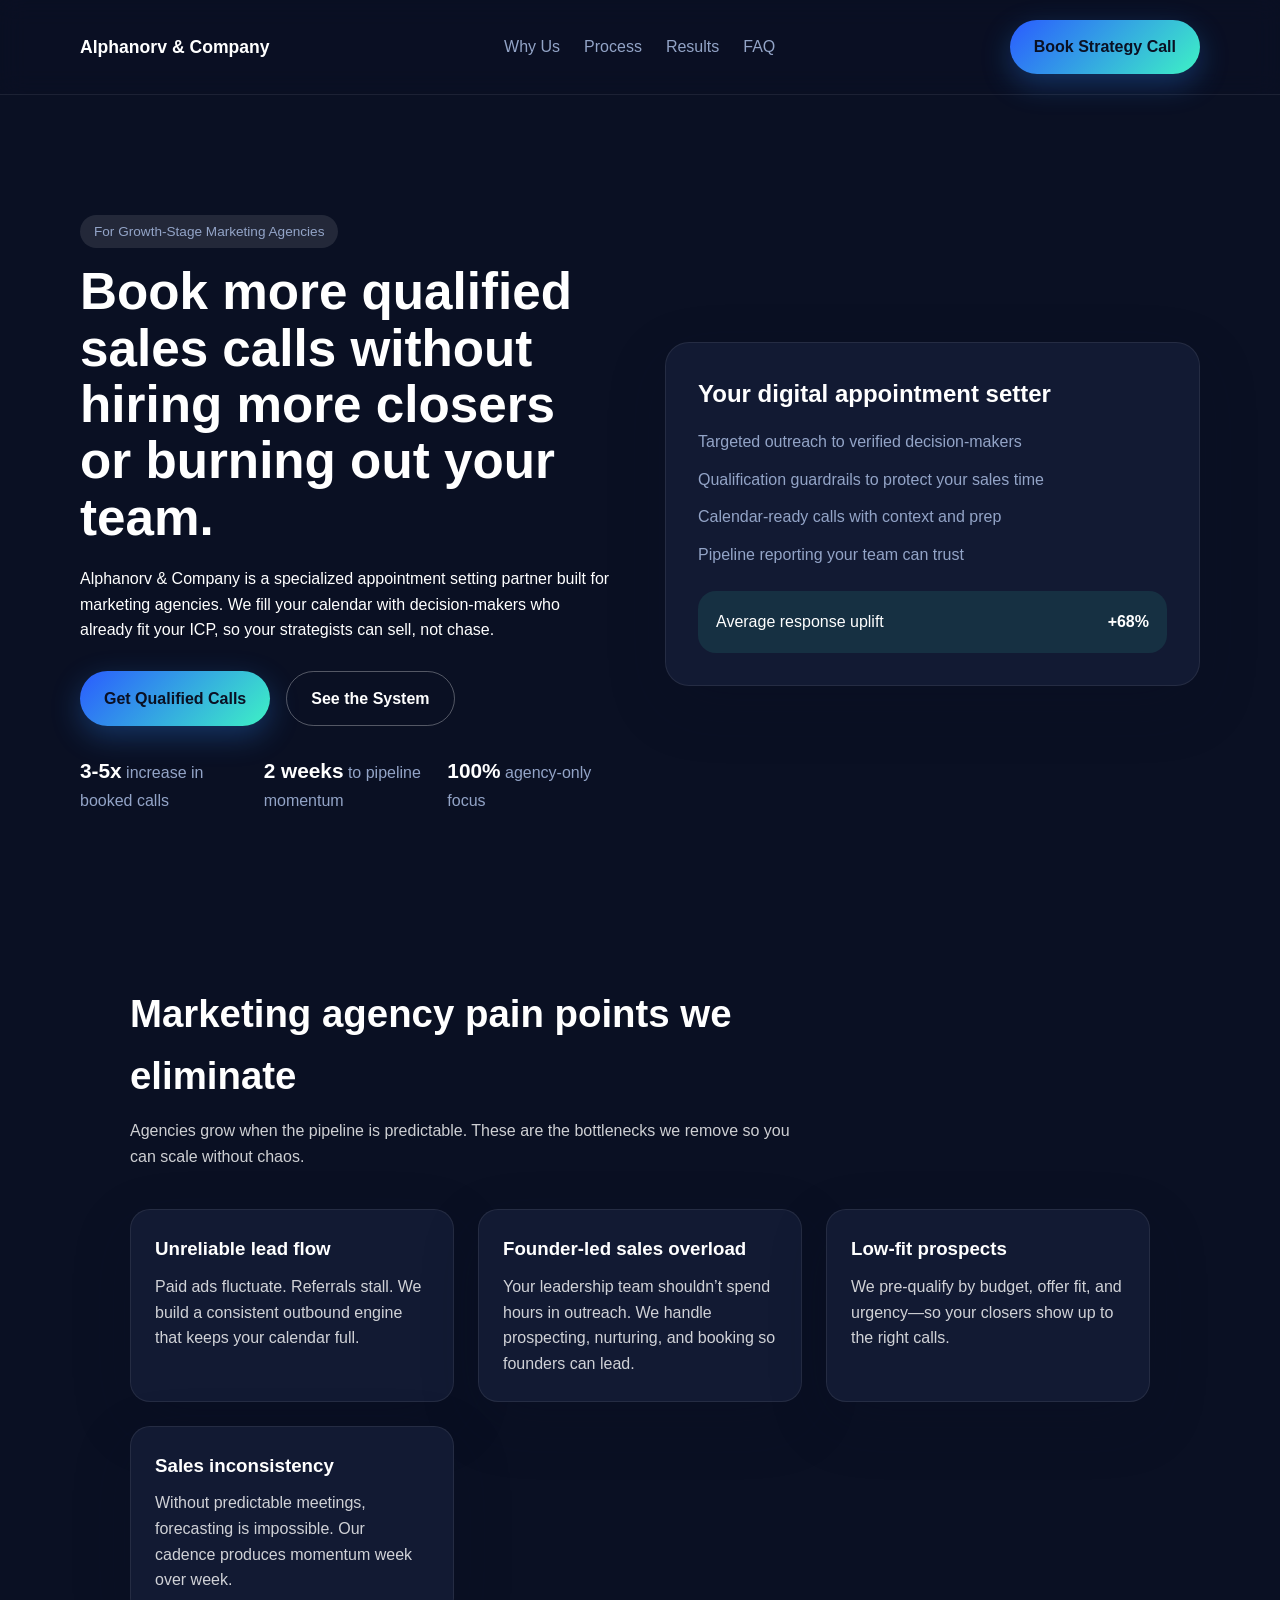
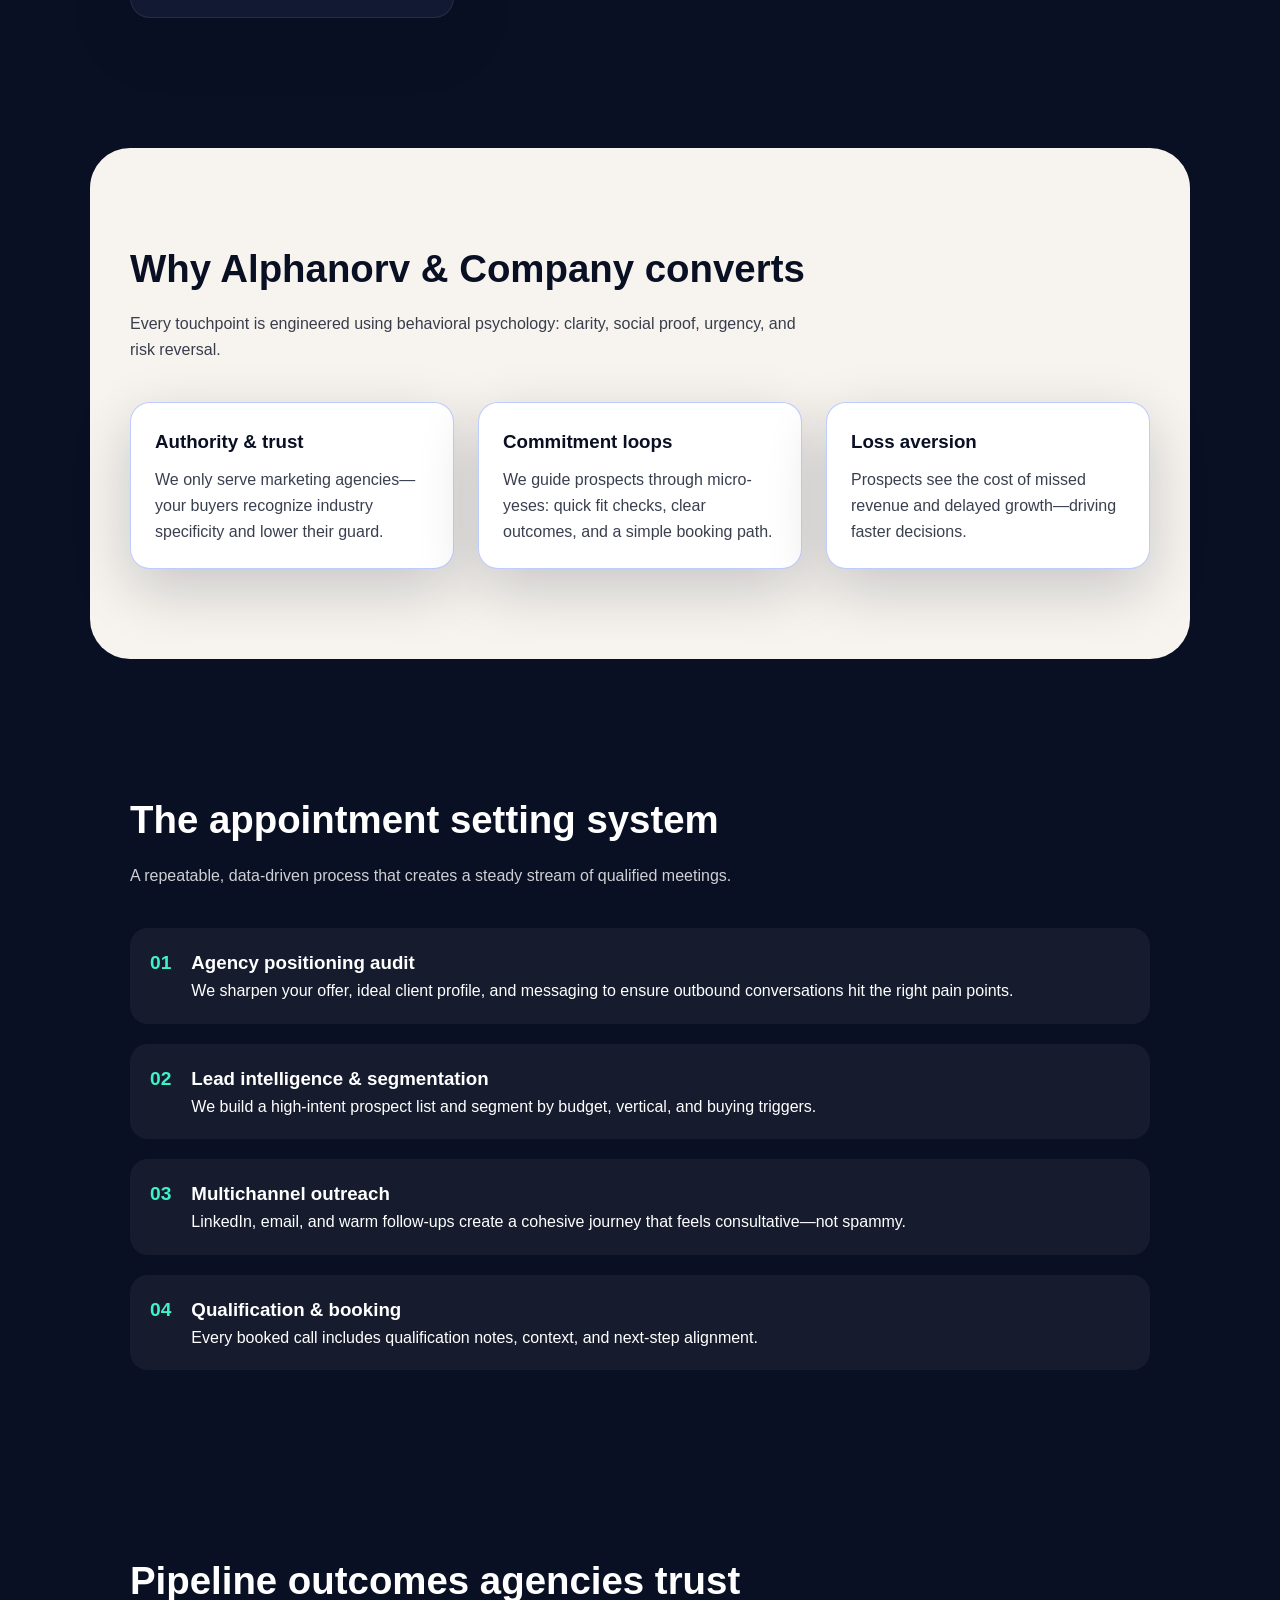
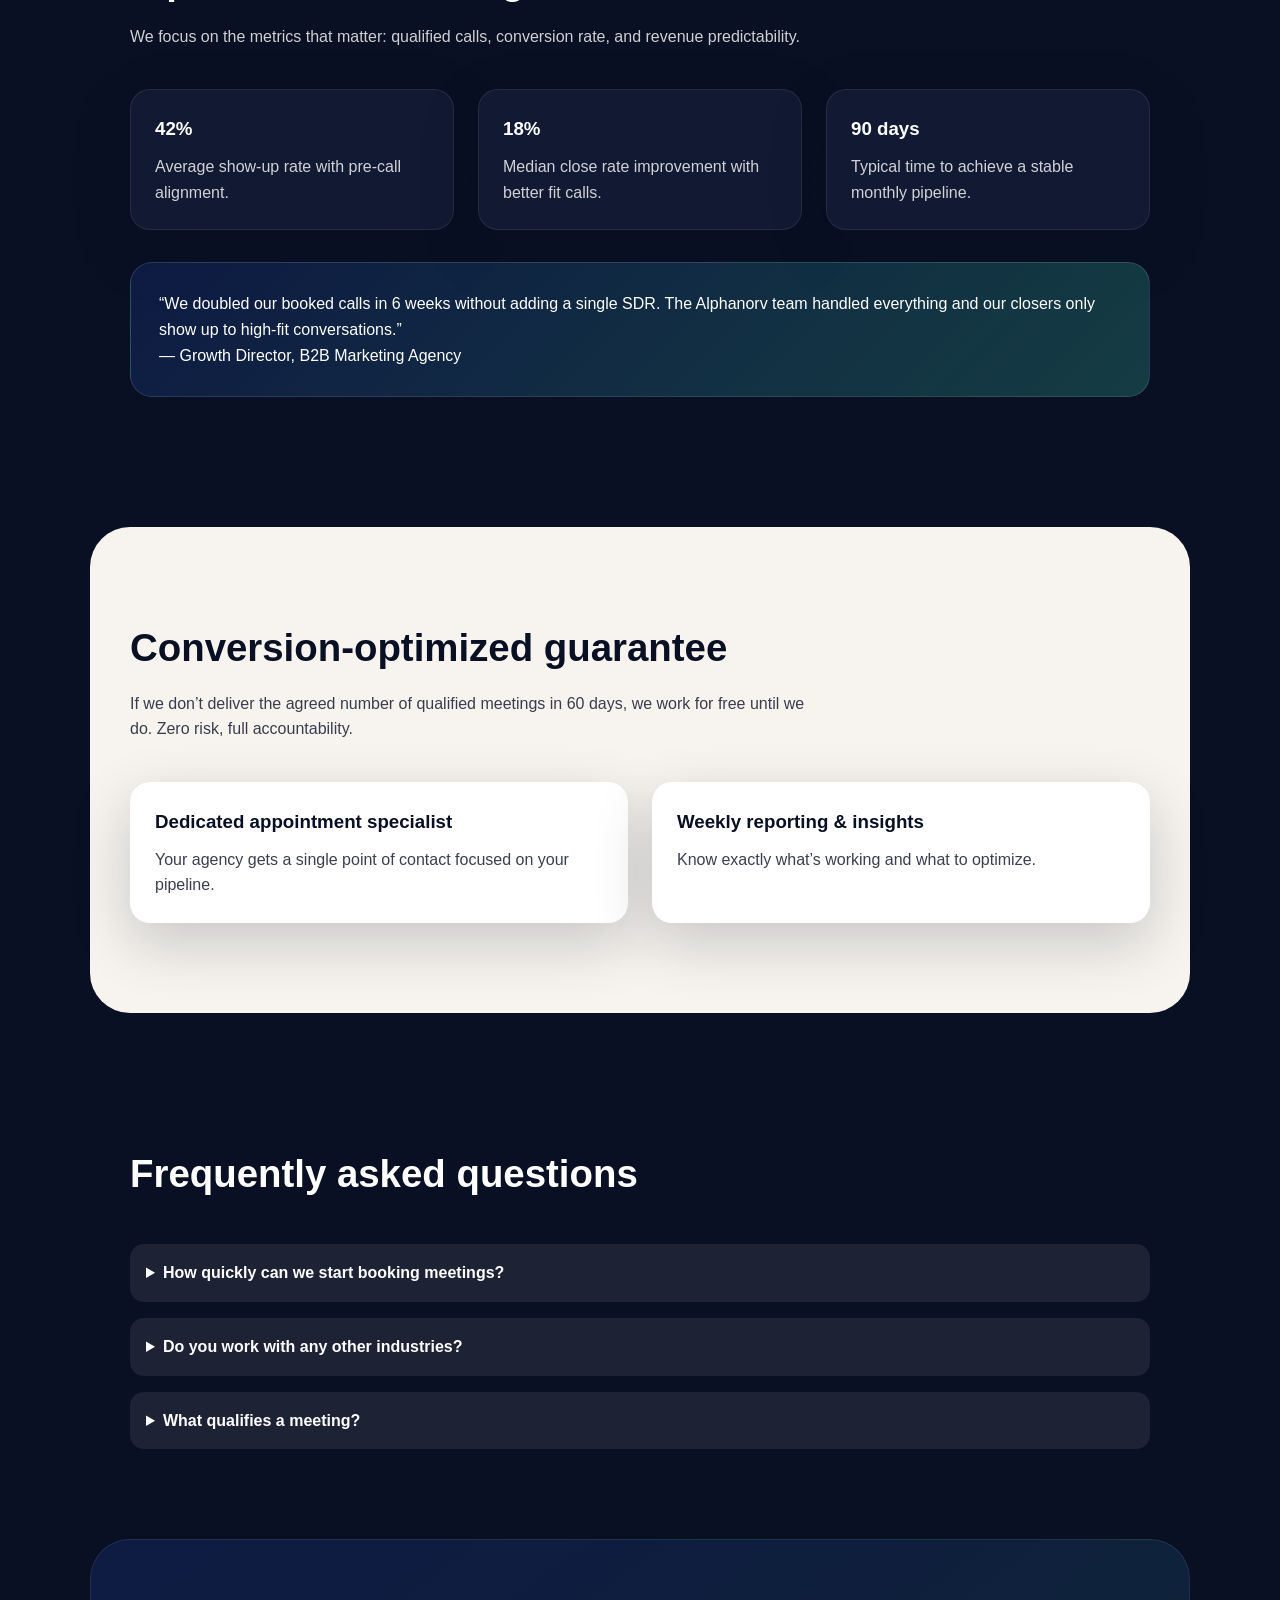
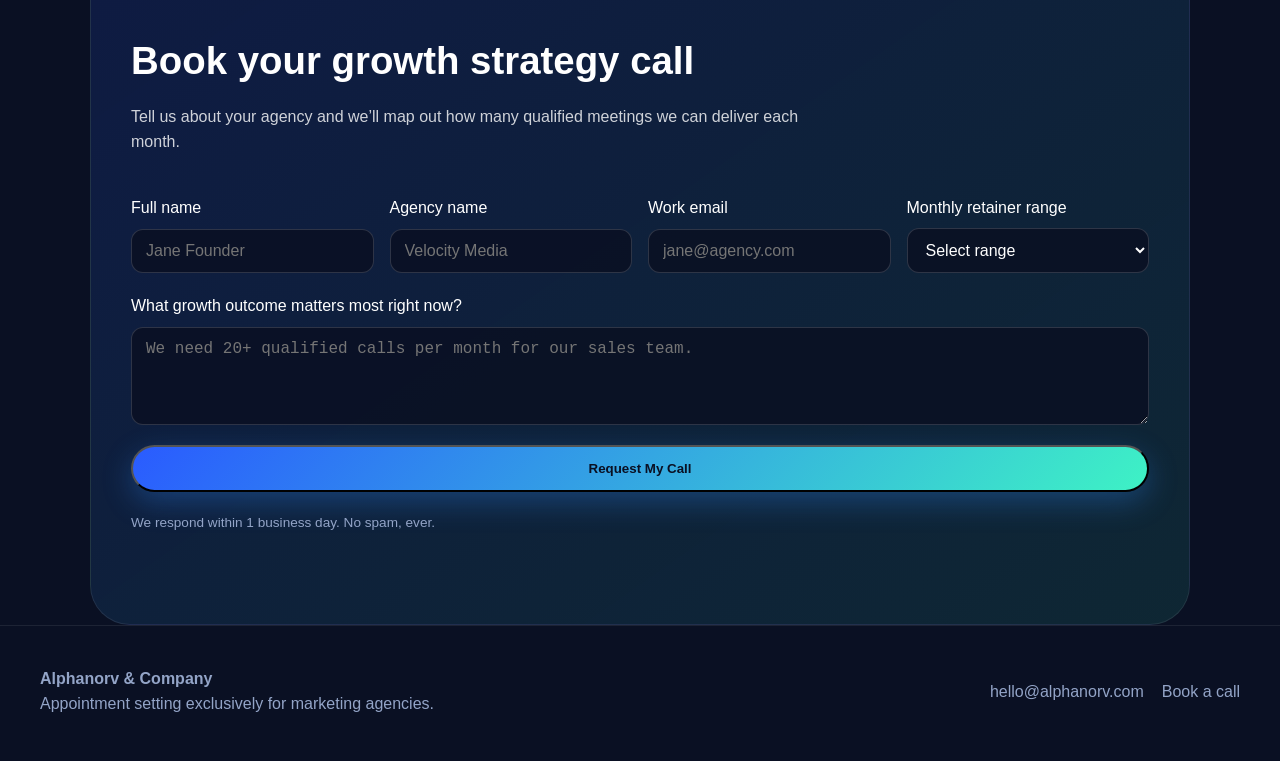
<file: docs/index.html>
<!DOCTYPE html>
<html lang="en">
  <head>
    <meta charset="UTF-8" />
    <meta name="viewport" content="width=device-width, initial-scale=1" />
    <title>Alphanorv & Company | Appointment Setting for Marketing Agencies</title>
    <meta
      name="description"
      content="Alphanorv & Company helps marketing agencies book qualified appointments consistently with a proven appointment setting system built for agency growth."
    />
    <meta
      name="keywords"
      content="appointment setting, marketing agency, lead generation, sales pipeline, booked calls"
    />
    <link rel="canonical" href="https://www.alphanorv.com/" />

    <meta property="og:title" content="Alphanorv & Company" />
    <meta
      property="og:description"
      content="Appointment setting built for marketing agencies. Fill your calendar with qualified decision-maker calls."
    />
    <meta property="og:type" content="website" />
    <meta property="og:url" content="https://www.alphanorv.com/" />
    <meta property="og:image" content="https://www.alphanorv.com/og-image.jpg" />
    <meta name="twitter:card" content="summary_large_image" />

    <link rel="stylesheet" href="styles.css" />

    <script type="application/ld+json">
      {
        "@context": "https://schema.org",
        "@type": "Organization",
        "name": "Alphanorv & Company",
        "url": "https://www.alphanorv.com/",
        "description": "Appointment setting services for marketing agencies.",
        "sameAs": [],
        "department": {
          "@type": "ProfessionalService",
          "name": "Appointment Setting for Marketing Agencies"
        }
      }
    </script>
  </head>
  <body>
    <header class="site-header">
      <nav class="nav">
        <div class="logo">Alphanorv &amp; Company</div>
        <div class="nav-links">
          <a href="#why">Why Us</a>
          <a href="#process">Process</a>
          <a href="#proof">Results</a>
          <a href="#faq">FAQ</a>
        </div>
        <a class="cta-button" href="#contact">Book Strategy Call</a>
      </nav>
    </header>

    <main>
      <section class="hero">
        <div class="hero-content">
          <span class="tag">For Growth-Stage Marketing Agencies</span>
          <h1>
            Book more qualified sales calls without hiring more closers or burning out your
            team.
          </h1>
          <p>
            Alphanorv &amp; Company is a specialized appointment setting partner built for
            marketing agencies. We fill your calendar with decision-makers who already fit
            your ICP, so your strategists can sell, not chase.
          </p>
          <div class="hero-actions">
            <a class="cta-button" href="#contact">Get Qualified Calls</a>
            <a class="ghost-button" href="#process">See the System</a>
          </div>
          <div class="hero-metrics">
            <div>
              <strong>3-5x</strong>
              <span>increase in booked calls</span>
            </div>
            <div>
              <strong>2 weeks</strong>
              <span>to pipeline momentum</span>
            </div>
            <div>
              <strong>100%</strong>
              <span>agency-only focus</span>
            </div>
          </div>
        </div>
        <div class="hero-card">
          <h2>Your digital appointment setter</h2>
          <ul>
            <li>Targeted outreach to verified decision-makers</li>
            <li>Qualification guardrails to protect your sales time</li>
            <li>Calendar-ready calls with context and prep</li>
            <li>Pipeline reporting your team can trust</li>
          </ul>
          <div class="hero-card-highlight">
            <span>Average response uplift</span>
            <strong>+68%</strong>
          </div>
        </div>
      </section>

      <section id="why" class="section">
        <div class="section-header">
          <h2>Marketing agency pain points we eliminate</h2>
          <p>
            Agencies grow when the pipeline is predictable. These are the bottlenecks we
            remove so you can scale without chaos.
          </p>
        </div>
        <div class="grid">
          <div class="card reveal">
            <h3>Unreliable lead flow</h3>
            <p>
              Paid ads fluctuate. Referrals stall. We build a consistent outbound engine that
              keeps your calendar full.
            </p>
          </div>
          <div class="card reveal">
            <h3>Founder-led sales overload</h3>
            <p>
              Your leadership team shouldn’t spend hours in outreach. We handle prospecting,
              nurturing, and booking so founders can lead.
            </p>
          </div>
          <div class="card reveal">
            <h3>Low-fit prospects</h3>
            <p>
              We pre-qualify by budget, offer fit, and urgency—so your closers show up to the
              right calls.
            </p>
          </div>
          <div class="card reveal">
            <h3>Sales inconsistency</h3>
            <p>
              Without predictable meetings, forecasting is impossible. Our cadence produces
              momentum week over week.
            </p>
          </div>
        </div>
      </section>

      <section class="section light">
        <div class="section-header">
          <h2>Why Alphanorv &amp; Company converts</h2>
          <p>
            Every touchpoint is engineered using behavioral psychology: clarity, social proof,
            urgency, and risk reversal.
          </p>
        </div>
        <div class="grid three">
          <div class="card highlight reveal">
            <h3>Authority &amp; trust</h3>
            <p>
              We only serve marketing agencies—your buyers recognize industry specificity and
              lower their guard.
            </p>
          </div>
          <div class="card highlight reveal">
            <h3>Commitment loops</h3>
            <p>
              We guide prospects through micro-yeses: quick fit checks, clear outcomes, and a
              simple booking path.
            </p>
          </div>
          <div class="card highlight reveal">
            <h3>Loss aversion</h3>
            <p>
              Prospects see the cost of missed revenue and delayed growth—driving faster
              decisions.
            </p>
          </div>
        </div>
      </section>

      <section id="process" class="section">
        <div class="section-header">
          <h2>The appointment setting system</h2>
          <p>
            A repeatable, data-driven process that creates a steady stream of qualified
            meetings.
          </p>
        </div>
        <div class="timeline">
          <div class="timeline-step reveal">
            <span>01</span>
            <div>
              <h3>Agency positioning audit</h3>
              <p>
                We sharpen your offer, ideal client profile, and messaging to ensure outbound
                conversations hit the right pain points.
              </p>
            </div>
          </div>
          <div class="timeline-step reveal">
            <span>02</span>
            <div>
              <h3>Lead intelligence &amp; segmentation</h3>
              <p>
                We build a high-intent prospect list and segment by budget, vertical, and
                buying triggers.
              </p>
            </div>
          </div>
          <div class="timeline-step reveal">
            <span>03</span>
            <div>
              <h3>Multichannel outreach</h3>
              <p>
                LinkedIn, email, and warm follow-ups create a cohesive journey that feels
                consultative—not spammy.
              </p>
            </div>
          </div>
          <div class="timeline-step reveal">
            <span>04</span>
            <div>
              <h3>Qualification &amp; booking</h3>
              <p>
                Every booked call includes qualification notes, context, and next-step
                alignment.
              </p>
            </div>
          </div>
        </div>
      </section>

      <section id="proof" class="section">
        <div class="section-header">
          <h2>Pipeline outcomes agencies trust</h2>
          <p>
            We focus on the metrics that matter: qualified calls, conversion rate, and revenue
            predictability.
          </p>
        </div>
        <div class="grid">
          <div class="stat-card reveal">
            <h3>42%</h3>
            <p>Average show-up rate with pre-call alignment.</p>
          </div>
          <div class="stat-card reveal">
            <h3>18%</h3>
            <p>Median close rate improvement with better fit calls.</p>
          </div>
          <div class="stat-card reveal">
            <h3>90 days</h3>
            <p>Typical time to achieve a stable monthly pipeline.</p>
          </div>
        </div>
        <div class="testimonial reveal">
          <p>
            “We doubled our booked calls in 6 weeks without adding a single SDR. The Alphanorv
            team handled everything and our closers only show up to high-fit conversations.”
          </p>
          <span>— Growth Director, B2B Marketing Agency</span>
        </div>
      </section>

      <section class="section light">
        <div class="section-header">
          <h2>Conversion-optimized guarantee</h2>
          <p>
            If we don’t deliver the agreed number of qualified meetings in 60 days, we work
            for free until we do. Zero risk, full accountability.
          </p>
        </div>
        <div class="grid two">
          <div class="card reveal">
            <h3>Dedicated appointment specialist</h3>
            <p>Your agency gets a single point of contact focused on your pipeline.</p>
          </div>
          <div class="card reveal">
            <h3>Weekly reporting &amp; insights</h3>
            <p>Know exactly what’s working and what to optimize.</p>
          </div>
        </div>
      </section>

      <section id="faq" class="section">
        <div class="section-header">
          <h2>Frequently asked questions</h2>
        </div>
        <div class="faq">
          <details class="reveal">
            <summary>How quickly can we start booking meetings?</summary>
            <p>
              Most agencies begin seeing booked calls within the first 2-3 weeks after
              onboarding and messaging alignment.
            </p>
          </details>
          <details class="reveal">
            <summary>Do you work with any other industries?</summary>
            <p>
              No. Alphanorv &amp; Company is 100% focused on marketing agencies to maximize
              specialization and results.
            </p>
          </details>
          <details class="reveal">
            <summary>What qualifies a meeting?</summary>
            <p>
              Budget fit, service need, decision-maker presence, and timeline alignment—all
              verified before booking.
            </p>
          </details>
        </div>
      </section>

      <section id="contact" class="section contact">
        <div class="section-header">
          <h2>Book your growth strategy call</h2>
          <p>
            Tell us about your agency and we’ll map out how many qualified meetings we can
            deliver each month.
          </p>
        </div>
        <form class="contact-form" action="https://example.com/" method="post">
          <div class="form-grid">
            <label>
              Full name
              <input type="text" name="name" placeholder="Jane Founder" required />
            </label>
            <label>
              Agency name
              <input type="text" name="agency" placeholder="Velocity Media" required />
            </label>
            <label>
              Work email
              <input type="email" name="email" placeholder="jane@agency.com" required />
            </label>
            <label>
              Monthly retainer range
              <select name="retainer" required>
                <option value="">Select range</option>
                <option value="<10k">Below $10k</option>
                <option value="10-25k">$10k–$25k</option>
                <option value="25-50k">$25k–$50k</option>
                <option value=">50k">$50k+</option>
              </select>
            </label>
          </div>
          <label>
            What growth outcome matters most right now?
            <textarea
              name="goals"
              rows="4"
              placeholder="We need 20+ qualified calls per month for our sales team."
              required
            ></textarea>
          </label>
          <button class="cta-button" type="submit">Request My Call</button>
          <p class="form-note">We respond within 1 business day. No spam, ever.</p>
        </form>
      </section>
    </main>

    <footer class="footer">
      <div>
        <strong>Alphanorv &amp; Company</strong>
        <p>Appointment setting exclusively for marketing agencies.</p>
      </div>
      <div class="footer-links">
        <a href="mailto:hello@alphanorv.com">hello@alphanorv.com</a>
        <a href="#contact">Book a call</a>
      </div>
    </footer>

    <script src="script.js"></script>
  </body>
</html>
</file>
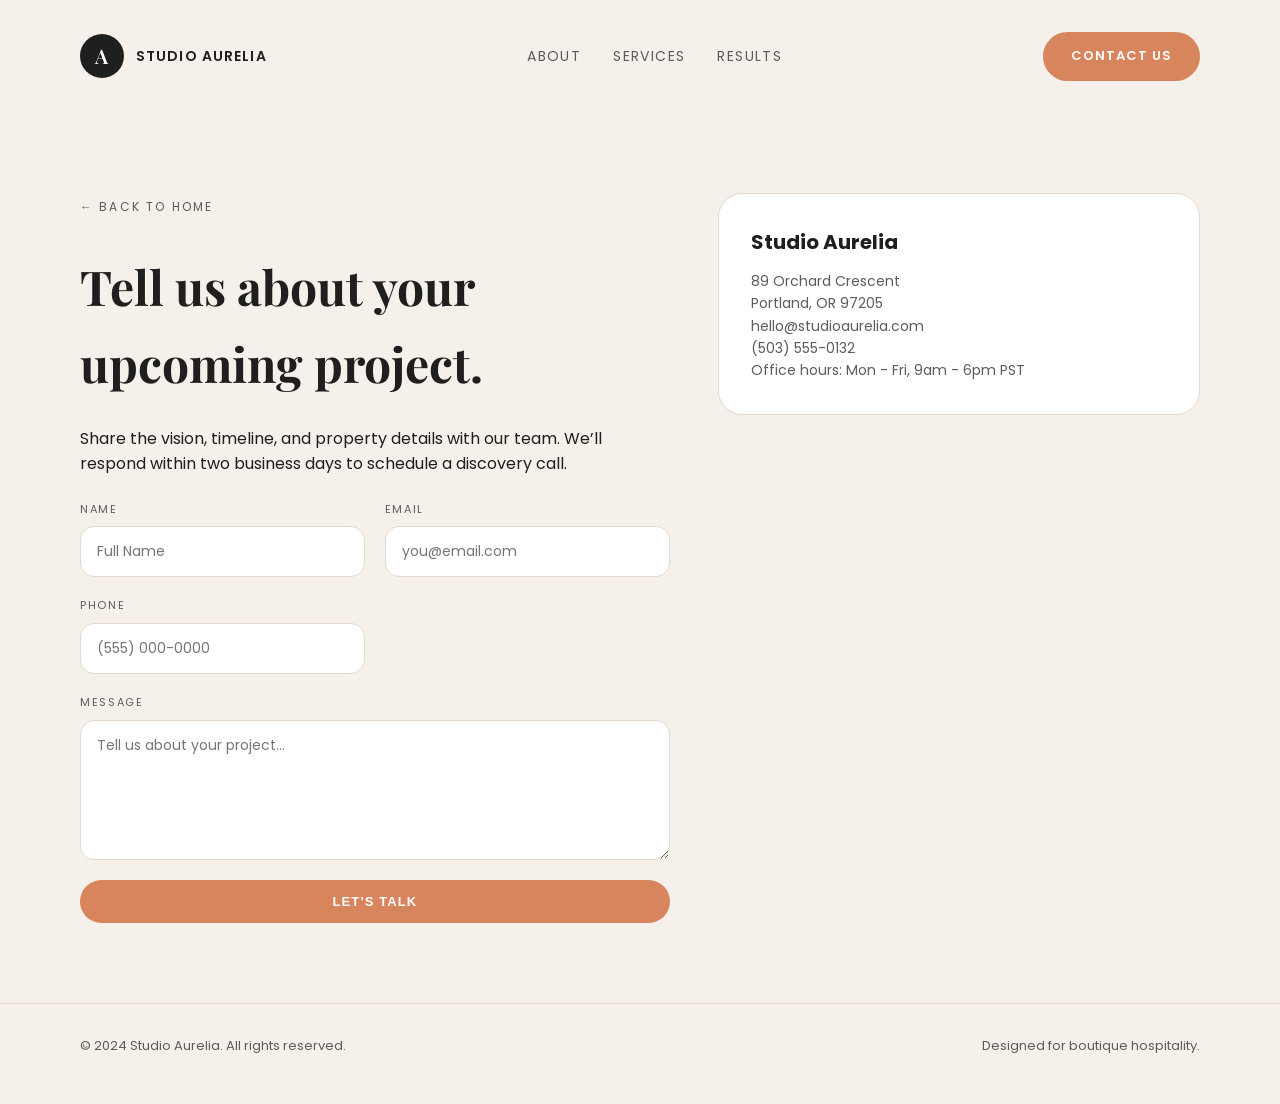
<file: contact.html>
<!DOCTYPE html>
<html lang="en">
<head>
  <meta charset="UTF-8" />
  <meta name="viewport" content="width=device-width, initial-scale=1.0" />
  <title>Contact Us | Studio Aurelia</title>
  <link rel="preconnect" href="https://fonts.googleapis.com" />
  <link rel="preconnect" href="https://fonts.gstatic.com" crossorigin />
  <link
    href="https://fonts.googleapis.com/css2?family=Playfair+Display:wght@400;600&family=Poppins:wght@300;400;500;600&display=swap"
    rel="stylesheet"
  />
  <link rel="stylesheet" href="styles.css" />
</head>
<body>
  <header class="site-header">
    <div class="logo">
      <div class="logo-mark">A</div>
      Studio Aurelia
    </div>
    <nav class="nav-links">
      <a href="index.html#about">About</a>
      <a href="index.html#services">Services</a>
      <a href="index.html#results">Results</a>
    </nav>
    <a class="primary-button" href="contact.html">Contact Us</a>
  </header>

  <main class="contact-hero">
    <div>
      <a class="back-link" href="index.html">← Back to Home</a>
      <h1>Tell us about your upcoming project.</h1>
      <p>
        Share the vision, timeline, and property details with our team. We’ll respond within
        two business days to schedule a discovery call.
      </p>
      <div class="form-grid">
        <div class="form-field">
          <label for="name">Name</label>
          <input id="name" name="name" type="text" placeholder="Full Name" />
        </div>
        <div class="form-field">
          <label for="email">Email</label>
          <input id="email" name="email" type="email" placeholder="you@email.com" />
        </div>
        <div class="form-field">
          <label for="phone">Phone</label>
          <input id="phone" name="phone" type="tel" placeholder="(555) 000-0000" />
        </div>
        <div class="form-field form-span-2">
          <label for="message">Message</label>
          <textarea id="message" name="message" placeholder="Tell us about your project..."></textarea>
        </div>
        <div class="form-field form-span-2">
          <button class="primary-button" type="submit">LET’S TALK</button>
        </div>
      </div>
    </div>

    <aside class="contact-card">
      <h2>Studio Aurelia</h2>
      <p>
        89 Orchard Crescent<br />
        Portland, OR 97205
      </p>
      <p>
        hello@studioaurelia.com<br />
        (503) 555-0132
      </p>
      <p>Office hours: Mon - Fri, 9am - 6pm PST</p>
    </aside>
  </main>

  <footer class="site-footer">
    <span>© 2024 Studio Aurelia. All rights reserved.</span>
    <span>Designed for boutique hospitality.</span>
  </footer>
</body>
</html>
</file>
<file: docs/styles.css>
:root {
  --navy: #0a1023;
  --midnight: #121a33;
  --blue: #2a5bff;
  --sky: #5f8cff;
  --mint: #3ef2c5;
  --sand: #f7f4ef;
  --white: #ffffff;
  --slate: #93a4c7;
  --shadow: 0 20px 60px rgba(10, 16, 35, 0.2);
}

* {
  box-sizing: border-box;
  margin: 0;
  padding: 0;
}

body {
  font-family: "Inter", "Helvetica Neue", Arial, sans-serif;
  background: var(--navy);
  color: var(--white);
  line-height: 1.6;
}

a {
  color: inherit;
  text-decoration: none;
}

.site-header {
  position: sticky;
  top: 0;
  z-index: 10;
  backdrop-filter: blur(12px);
  background: rgba(10, 16, 35, 0.8);
  border-bottom: 1px solid rgba(255, 255, 255, 0.08);
}

.nav {
  max-width: 1200px;
  margin: 0 auto;
  padding: 20px 40px;
  display: flex;
  align-items: center;
  justify-content: space-between;
  gap: 24px;
}

.logo {
  font-weight: 600;
  font-size: 1.1rem;
}

.nav-links {
  display: flex;
  gap: 24px;
  color: var(--slate);
}

.nav-links a:hover {
  color: var(--white);
}

.cta-button,
.ghost-button {
  display: inline-flex;
  align-items: center;
  justify-content: center;
  padding: 14px 24px;
  border-radius: 999px;
  font-weight: 600;
  transition: transform 0.2s ease, box-shadow 0.2s ease;
}

.cta-button {
  background: linear-gradient(135deg, var(--blue), var(--mint));
  color: var(--navy);
  box-shadow: 0 10px 30px rgba(46, 138, 255, 0.3);
}

.cta-button:hover {
  transform: translateY(-2px);
  box-shadow: 0 18px 40px rgba(46, 138, 255, 0.45);
}

.ghost-button {
  border: 1px solid rgba(255, 255, 255, 0.3);
  color: var(--white);
}

.hero {
  max-width: 1200px;
  margin: 0 auto;
  padding: 120px 40px 80px;
  display: grid;
  grid-template-columns: repeat(auto-fit, minmax(280px, 1fr));
  gap: 50px;
  align-items: center;
}

.hero-content h1 {
  font-size: clamp(2.4rem, 4vw, 3.8rem);
  margin-bottom: 20px;
  line-height: 1.1;
}

.tag {
  display: inline-flex;
  align-items: center;
  padding: 6px 14px;
  border-radius: 999px;
  background: rgba(255, 255, 255, 0.1);
  color: var(--slate);
  margin-bottom: 16px;
  font-size: 0.85rem;
}

.hero-actions {
  display: flex;
  gap: 16px;
  margin: 28px 0;
  flex-wrap: wrap;
}

.hero-metrics {
  display: grid;
  grid-template-columns: repeat(auto-fit, minmax(140px, 1fr));
  gap: 16px;
  color: var(--slate);
}

.hero-metrics strong {
  font-size: 1.3rem;
  color: var(--white);
}

.hero-card {
  background: var(--midnight);
  border-radius: 24px;
  padding: 32px;
  box-shadow: var(--shadow);
  border: 1px solid rgba(255, 255, 255, 0.08);
}

.hero-card ul {
  list-style: none;
  margin-top: 16px;
  display: grid;
  gap: 12px;
  color: var(--slate);
}

.hero-card-highlight {
  margin-top: 24px;
  padding: 18px;
  border-radius: 18px;
  background: rgba(62, 242, 197, 0.1);
  display: flex;
  align-items: center;
  justify-content: space-between;
}

.section {
  max-width: 1100px;
  margin: 0 auto;
  padding: 90px 40px;
}

.section.light {
  background: var(--sand);
  color: var(--navy);
  border-radius: 40px;
  margin: 40px auto;
}

.section-header {
  max-width: 680px;
  margin-bottom: 40px;
}

.section-header h2 {
  font-size: clamp(2rem, 3vw, 2.8rem);
  margin-bottom: 12px;
}

.section-header p {
  color: inherit;
  opacity: 0.8;
}

.grid {
  display: grid;
  gap: 24px;
  grid-template-columns: repeat(auto-fit, minmax(240px, 1fr));
}

.grid.three {
  grid-template-columns: repeat(auto-fit, minmax(220px, 1fr));
}

.grid.two {
  grid-template-columns: repeat(auto-fit, minmax(280px, 1fr));
}

.card,
.stat-card {
  background: var(--midnight);
  padding: 24px;
  border-radius: 20px;
  border: 1px solid rgba(255, 255, 255, 0.08);
  box-shadow: var(--shadow);
}

.section.light .card,
.section.light .stat-card {
  background: var(--white);
  color: var(--navy);
}

.card h3,
.stat-card h3 {
  margin-bottom: 10px;
}

.card p,
.stat-card p {
  color: inherit;
  opacity: 0.8;
}

.card.highlight {
  border: 1px solid rgba(42, 91, 255, 0.3);
}

.timeline {
  display: grid;
  gap: 20px;
}

.timeline-step {
  display: flex;
  gap: 20px;
  padding: 20px;
  border-radius: 18px;
  background: rgba(255, 255, 255, 0.05);
}

.section.light .timeline-step {
  background: rgba(10, 16, 35, 0.05);
}

.timeline-step span {
  font-weight: 700;
  font-size: 1.2rem;
  color: var(--mint);
}

.testimonial {
  margin-top: 32px;
  padding: 28px;
  border-radius: 22px;
  background: linear-gradient(135deg, rgba(42, 91, 255, 0.15), rgba(62, 242, 197, 0.2));
  border: 1px solid rgba(255, 255, 255, 0.12);
}

.section.light .testimonial {
  background: var(--white);
  border: 1px solid rgba(10, 16, 35, 0.1);
}

.faq {
  display: grid;
  gap: 16px;
}

.faq summary {
  cursor: pointer;
  font-weight: 600;
  padding: 16px;
  border-radius: 14px;
  background: rgba(255, 255, 255, 0.08);
}

.section.light .faq summary {
  background: rgba(10, 16, 35, 0.05);
}

.faq p {
  padding: 0 16px 16px;
  color: var(--slate);
}

.section.light .faq p {
  color: rgba(10, 16, 35, 0.7);
}

.contact {
  background: linear-gradient(145deg, rgba(42, 91, 255, 0.15), rgba(62, 242, 197, 0.1));
  border-radius: 40px;
  border: 1px solid rgba(255, 255, 255, 0.08);
}

.contact-form {
  display: grid;
  gap: 20px;
  margin-top: 32px;
}

.form-grid {
  display: grid;
  gap: 16px;
  grid-template-columns: repeat(auto-fit, minmax(220px, 1fr));
}

label {
  display: grid;
  gap: 8px;
  font-weight: 500;
  color: inherit;
}

input,
select,
textarea {
  padding: 12px 14px;
  border-radius: 12px;
  border: 1px solid rgba(255, 255, 255, 0.2);
  background: rgba(10, 16, 35, 0.2);
  color: var(--white);
  font-size: 1rem;
}

.section.light input,
.section.light select,
.section.light textarea,
.contact input,
.contact select,
.contact textarea {
  background: rgba(10, 16, 35, 0.85);
  border: 1px solid rgba(255, 255, 255, 0.15);
}

textarea {
  resize: vertical;
}

.form-note {
  font-size: 0.85rem;
  color: var(--slate);
}

.footer {
  padding: 40px;
  display: flex;
  justify-content: space-between;
  align-items: center;
  border-top: 1px solid rgba(255, 255, 255, 0.08);
  color: var(--slate);
}

.footer-links {
  display: flex;
  gap: 18px;
}

.reveal {
  opacity: 0;
  transform: translateY(20px);
  transition: opacity 0.6s ease, transform 0.6s ease;
}

.reveal.visible {
  opacity: 1;
  transform: translateY(0);
}

@media (max-width: 900px) {
  .nav {
    flex-direction: column;
  }

  .nav-links {
    flex-wrap: wrap;
    justify-content: center;
  }

  .footer {
    flex-direction: column;
    gap: 16px;
  }
}

@media (max-width: 600px) {
  .hero {
    padding-top: 80px;
  }

  .section {
    padding: 70px 24px;
  }
}

@media (prefers-reduced-motion: reduce) {
  * {
    scroll-behavior: auto !important;
    animation: none !important;
    transition: none !important;
  }
}
</file>
<file: styles.css>
:root {
  color-scheme: light;
  --bg: #f5f0ea;
  --text: #1f1f1f;
  --muted: #5c5c5c;
  --accent: #d8845d;
  --accent-dark: #b86b46;
  --card: #ffffff;
  --border: #e5d9ce;
}

* {
  box-sizing: border-box;
  margin: 0;
  padding: 0;
}

body {
  font-family: "Poppins", sans-serif;
  color: var(--text);
  background: var(--bg);
  line-height: 1.6;
}

img {
  max-width: 100%;
  display: block;
}

a {
  color: inherit;
  text-decoration: none;
}

.site-header {
  padding: 32px 80px;
  display: flex;
  align-items: center;
  justify-content: space-between;
  position: sticky;
  top: 0;
  background: rgba(245, 240, 234, 0.95);
  backdrop-filter: blur(6px);
  z-index: 10;
}

.logo {
  display: flex;
  align-items: center;
  gap: 12px;
  font-weight: 600;
  letter-spacing: 0.08em;
  text-transform: uppercase;
  font-size: 14px;
}

.logo-mark {
  width: 44px;
  height: 44px;
  border-radius: 50%;
  background: var(--text);
  color: #fff;
  font-family: "Playfair Display", serif;
  display: grid;
  place-items: center;
  font-size: 20px;
}

.nav-links {
  display: flex;
  gap: 32px;
  font-size: 14px;
  text-transform: uppercase;
  letter-spacing: 0.1em;
}

.nav-links a {
  color: var(--muted);
}

.nav-links a:hover {
  color: var(--text);
}

.primary-button {
  display: inline-flex;
  align-items: center;
  justify-content: center;
  gap: 8px;
  padding: 14px 28px;
  background: var(--accent);
  color: #fff;
  font-weight: 600;
  border-radius: 999px;
  border: none;
  cursor: pointer;
  letter-spacing: 0.08em;
  text-transform: uppercase;
  font-size: 13px;
}

.primary-button:hover {
  background: var(--accent-dark);
}

.secondary-button {
  display: inline-flex;
  align-items: center;
  justify-content: center;
  gap: 8px;
  padding: 12px 24px;
  border: 1px solid var(--border);
  border-radius: 999px;
  font-weight: 600;
  font-size: 12px;
  text-transform: uppercase;
  letter-spacing: 0.08em;
  background: transparent;
  cursor: pointer;
}

.hero {
  display: grid;
  grid-template-columns: repeat(2, minmax(0, 1fr));
  gap: 60px;
  padding: 80px;
  align-items: center;
}

.hero-text h1 {
  font-family: "Playfair Display", serif;
  font-size: 56px;
  line-height: 1.1;
  margin-bottom: 24px;
}

.hero-text p {
  font-size: 18px;
  color: var(--muted);
  margin-bottom: 32px;
}

.hero-actions {
  display: flex;
  gap: 16px;
  flex-wrap: wrap;
}

.hero-card {
  background: var(--card);
  padding: 32px;
  border-radius: 24px;
  box-shadow: 0 24px 60px rgba(31, 31, 31, 0.12);
}

.hero-card img {
  border-radius: 18px;
  margin-bottom: 24px;
}

.hero-card h3 {
  font-family: "Playfair Display", serif;
  font-size: 26px;
  margin-bottom: 12px;
}

.hero-card p {
  color: var(--muted);
  font-size: 15px;
  margin-bottom: 20px;
}

.section {
  padding: 80px;
}

.section-title {
  display: flex;
  align-items: center;
  justify-content: space-between;
  margin-bottom: 32px;
}

.section-title h2 {
  font-family: "Playfair Display", serif;
  font-size: 40px;
}

.section-title span {
  text-transform: uppercase;
  letter-spacing: 0.2em;
  font-size: 12px;
  color: var(--muted);
}

.feature-grid {
  display: grid;
  grid-template-columns: repeat(3, minmax(0, 1fr));
  gap: 28px;
}

.feature-card {
  background: var(--card);
  border-radius: 24px;
  padding: 28px;
  border: 1px solid var(--border);
}

.feature-card h3 {
  font-size: 18px;
  margin-bottom: 12px;
}

.feature-card p {
  color: var(--muted);
  font-size: 14px;
}

.stats {
  display: grid;
  grid-template-columns: repeat(4, minmax(0, 1fr));
  gap: 20px;
  margin-top: 40px;
}

.stat-card {
  background: var(--card);
  border-radius: 20px;
  padding: 24px;
  text-align: center;
  border: 1px solid var(--border);
}

.stat-card h4 {
  font-size: 24px;
  margin-bottom: 6px;
}

.stat-card span {
  color: var(--muted);
  font-size: 12px;
  text-transform: uppercase;
  letter-spacing: 0.1em;
}

.cta {
  background: var(--text);
  color: #fff;
  border-radius: 32px;
  padding: 64px;
  display: flex;
  align-items: center;
  justify-content: space-between;
  gap: 32px;
}

.cta h3 {
  font-family: "Playfair Display", serif;
  font-size: 36px;
}

.cta p {
  color: rgba(255, 255, 255, 0.7);
}

.site-footer {
  padding: 32px 80px 48px;
  color: var(--muted);
  font-size: 13px;
  display: flex;
  justify-content: space-between;
  border-top: 1px solid var(--border);
}

.contact-hero {
  padding: 80px;
  display: grid;
  grid-template-columns: 1.1fr 0.9fr;
  gap: 48px;
  align-items: start;
}

.contact-hero h1 {
  font-family: "Playfair Display", serif;
  font-size: 48px;
  margin-bottom: 24px;
}

.contact-card {
  background: var(--card);
  border-radius: 24px;
  padding: 32px;
  border: 1px solid var(--border);
}

.contact-card h2 {
  font-size: 20px;
  margin-bottom: 12px;
}

.contact-card p {
  color: var(--muted);
  font-size: 14px;
}

.form-grid {
  display: grid;
  grid-template-columns: repeat(2, minmax(0, 1fr));
  gap: 20px;
  margin-top: 24px;
}

.form-field {
  display: flex;
  flex-direction: column;
  gap: 8px;
}

.form-field label {
  text-transform: uppercase;
  font-size: 11px;
  letter-spacing: 0.15em;
  color: var(--muted);
}

.form-field input,
.form-field textarea {
  border-radius: 14px;
  border: 1px solid var(--border);
  padding: 14px 16px;
  font-size: 14px;
  font-family: "Poppins", sans-serif;
}

.form-field textarea {
  min-height: 140px;
  resize: vertical;
}

.form-span-2 {
  grid-column: span 2;
}

.back-link {
  display: inline-flex;
  align-items: center;
  gap: 10px;
  font-size: 12px;
  text-transform: uppercase;
  letter-spacing: 0.18em;
  margin-bottom: 32px;
  color: var(--muted);
}

@media (max-width: 1100px) {
  .hero,
  .contact-hero {
    grid-template-columns: 1fr;
  }

  .feature-grid {
    grid-template-columns: repeat(2, minmax(0, 1fr));
  }

  .stats {
    grid-template-columns: repeat(2, minmax(0, 1fr));
  }

  .cta {
    flex-direction: column;
    align-items: flex-start;
  }
}

@media (max-width: 780px) {
  .site-header,
  .hero,
  .section,
  .contact-hero,
  .site-footer {
    padding: 32px 24px;
  }

  .nav-links {
    display: none;
  }

  .feature-grid {
    grid-template-columns: 1fr;
  }

  .form-grid {
    grid-template-columns: 1fr;
  }

  .form-span-2 {
    grid-column: span 1;
  }

  .hero-text h1 {
    font-size: 42px;
  }
}
</file>
